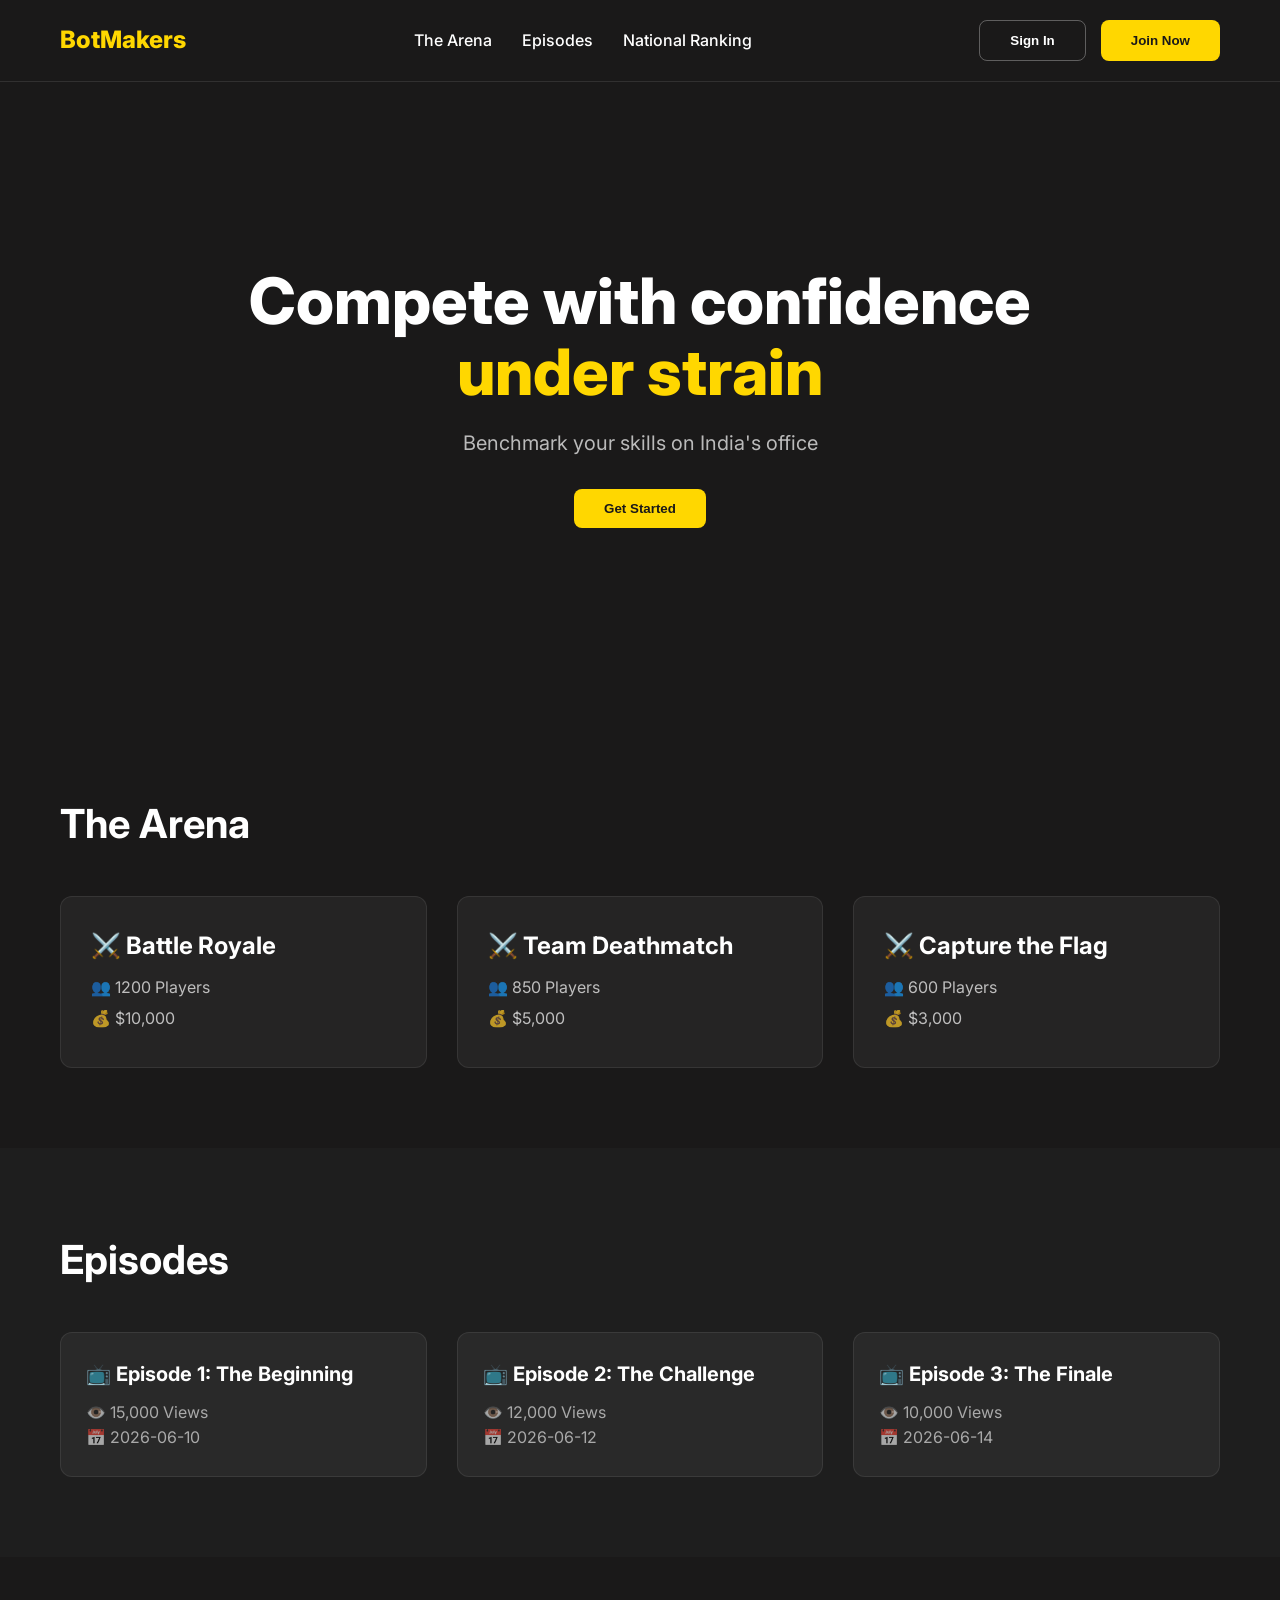
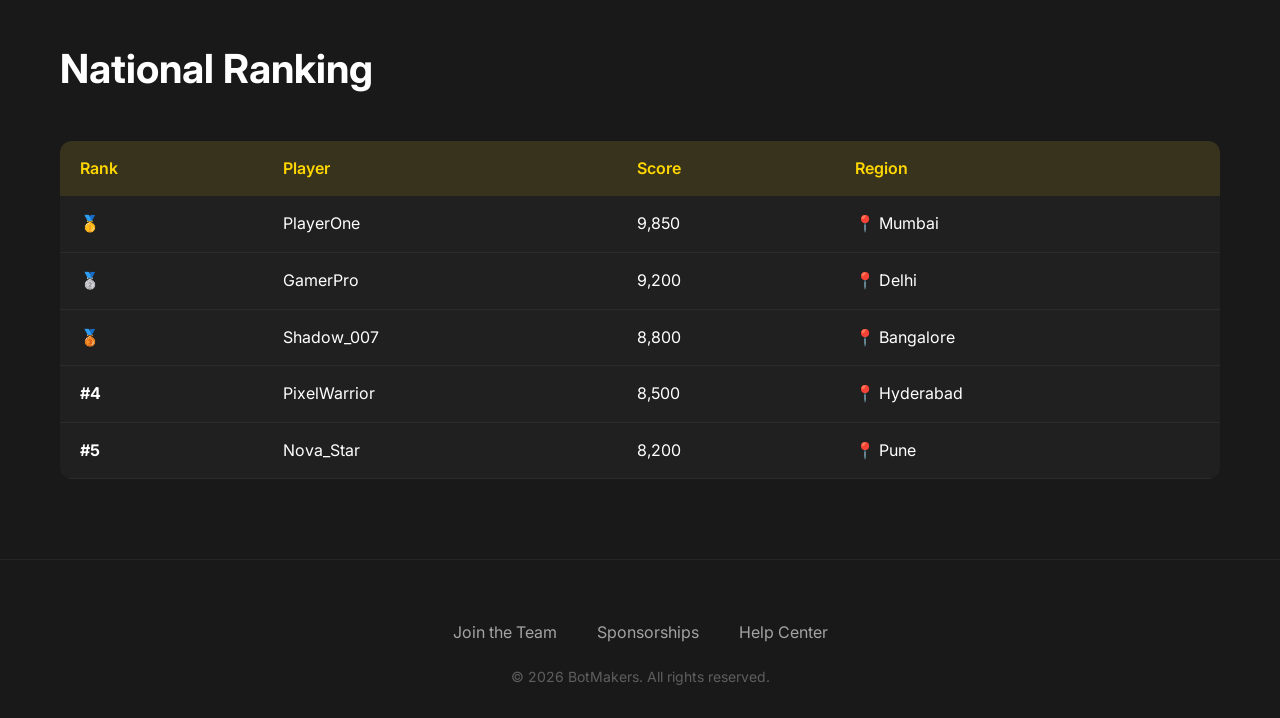
<file: index.html>
<!DOCTYPE html>
<html lang="en">
<head>
    <meta charset="UTF-8" />
    <meta name="viewport" content="width=device-width, initial-scale=1.0" />
    <title>BotMakers - The Arena</title>
    <link rel="stylesheet" href="style.css" />
    <link href="https://fonts.googleapis.com/css2?family=Inter:wght@300;400;600;700;800&display=swap" rel="stylesheet" />
</head>
<body>

    <!-- ========== HEADER / NAVIGATION ========== -->
    <header>
        <div class="container">
            <div class="logo">
                <h1>BotMakers</h1>
            </div>
            <nav>
                <ul>
                    <li><a href="#arena">The Arena</a></li>
                    <li><a href="#episodes">Episodes</a></li>
                    <li><a href="#ranking">National Ranking</a></li>
                </ul>
            </nav>
            <div class="auth-buttons">
                <button class="btn-outline">Sign In</button>
                <button class="btn-primary">Join Now</button>
            </div>
        </div>
    </header>

    <!-- ========== HERO SECTION ========== -->
    <section class="hero">
        <div class="container">
            <div class="hero-content">
                <h1>Compete with confidence<br /><span>under strain</span></h1>
                <p>Benchmark your skills on India's office</p>
                <button class="btn-primary">Get Started</button>
            </div>
        </div>
    </section>

    <!-- ========== ARENA SECTION ========== -->
    <section class="arena" id="arena">
        <div class="container">
            <h2>The Arena</h2>
            <div class="arena-cards">
                <!-- Cards will be inserted here by JavaScript -->
            </div>
        </div>
    </section>

    <!-- ========== EPISODES SECTION ========== -->
    <section class="episodes" id="episodes">
        <div class="container">
            <h2>Episodes</h2>
            <div class="episode-grid">
                <!-- Episodes will be inserted here by JavaScript -->
            </div>
        </div>
    </section>

    <!-- ========== RANKING SECTION ========== -->
    <section class="ranking" id="ranking">
        <div class="container">
            <h2>National Ranking</h2>
            <div class="ranking-table">
                <!-- Ranking table will be inserted here by JavaScript -->
            </div>
        </div>
    </section>

    <!-- ========== FOOTER ========== -->
    <footer>
        <div class="container">
            <div class="footer-links">
                <a href="#">Join the Team</a>
                <a href="#">Sponsorships</a>
                <a href="#">Help Center</a>
            </div>
            <p>&copy; 2026 BotMakers. All rights reserved.</p>
        </div>
    </footer>

    <script src="script.js"></script>
</body>
</html>
</file>
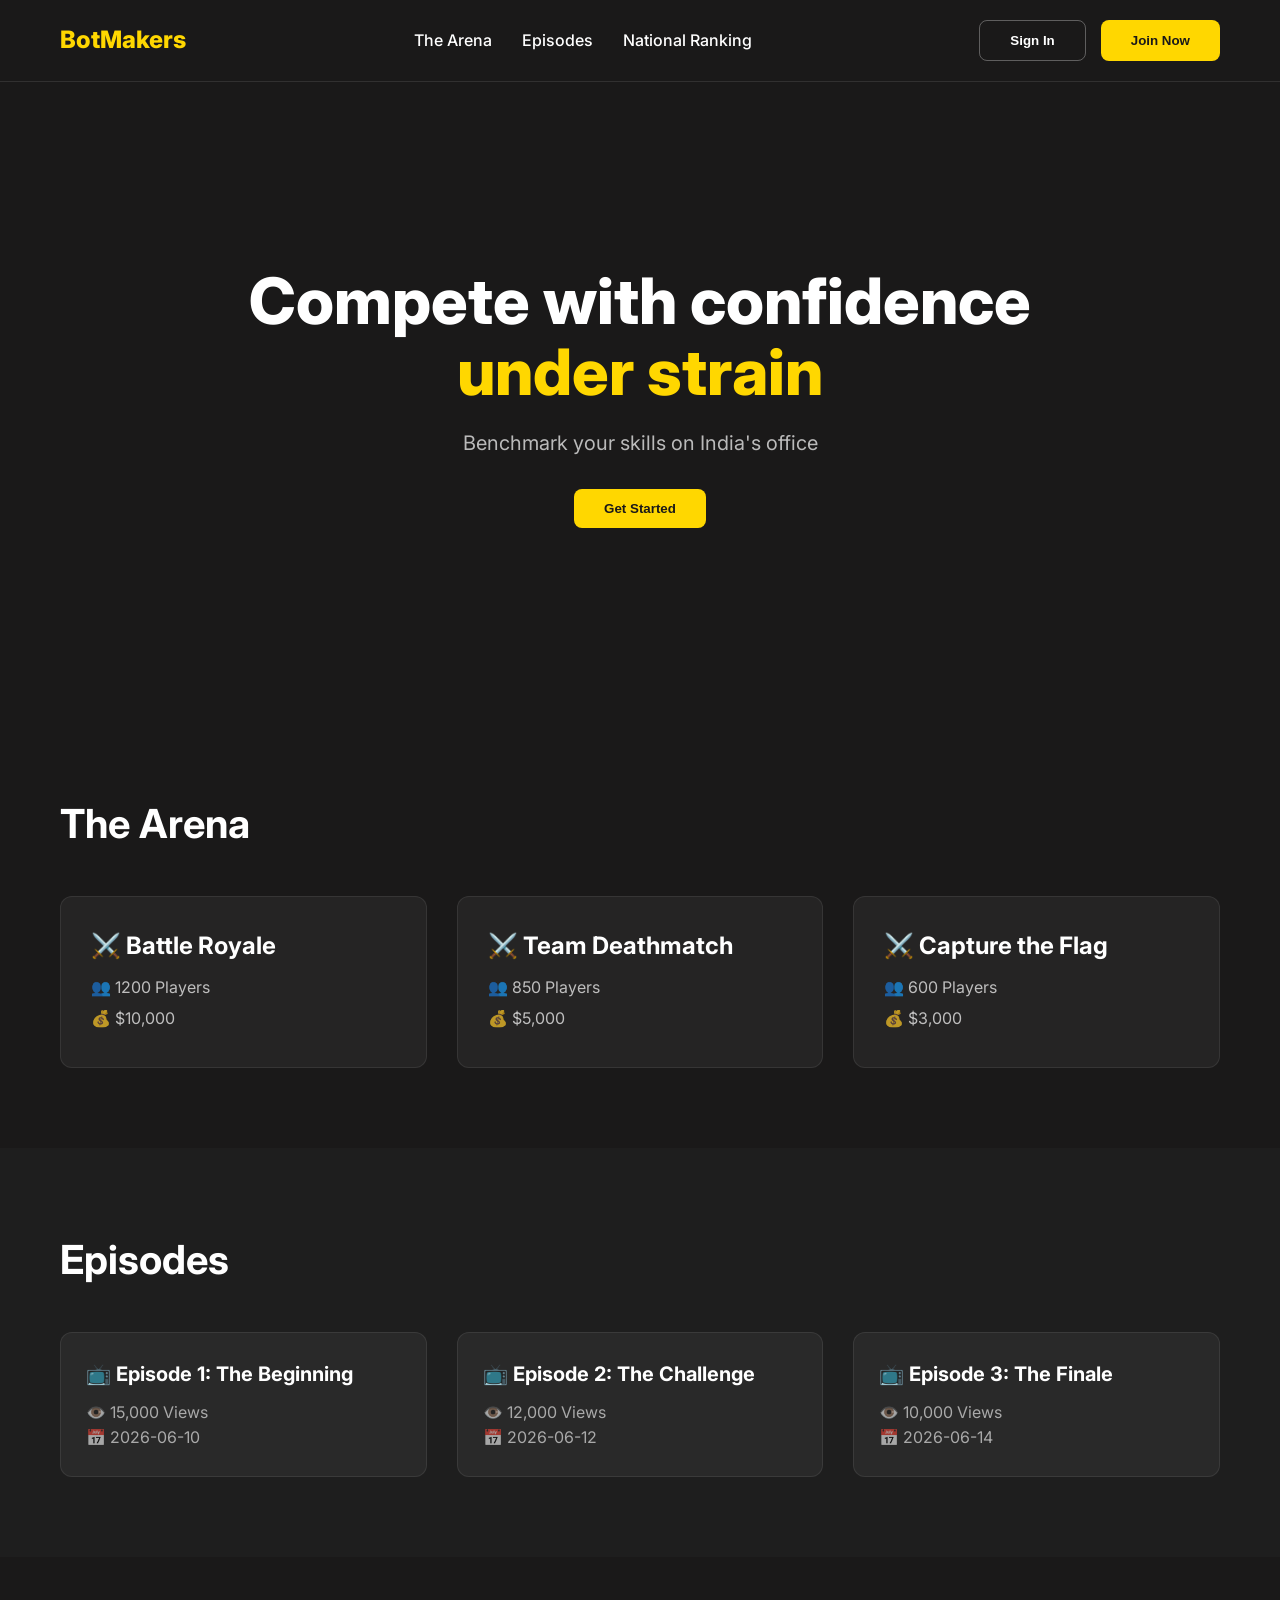
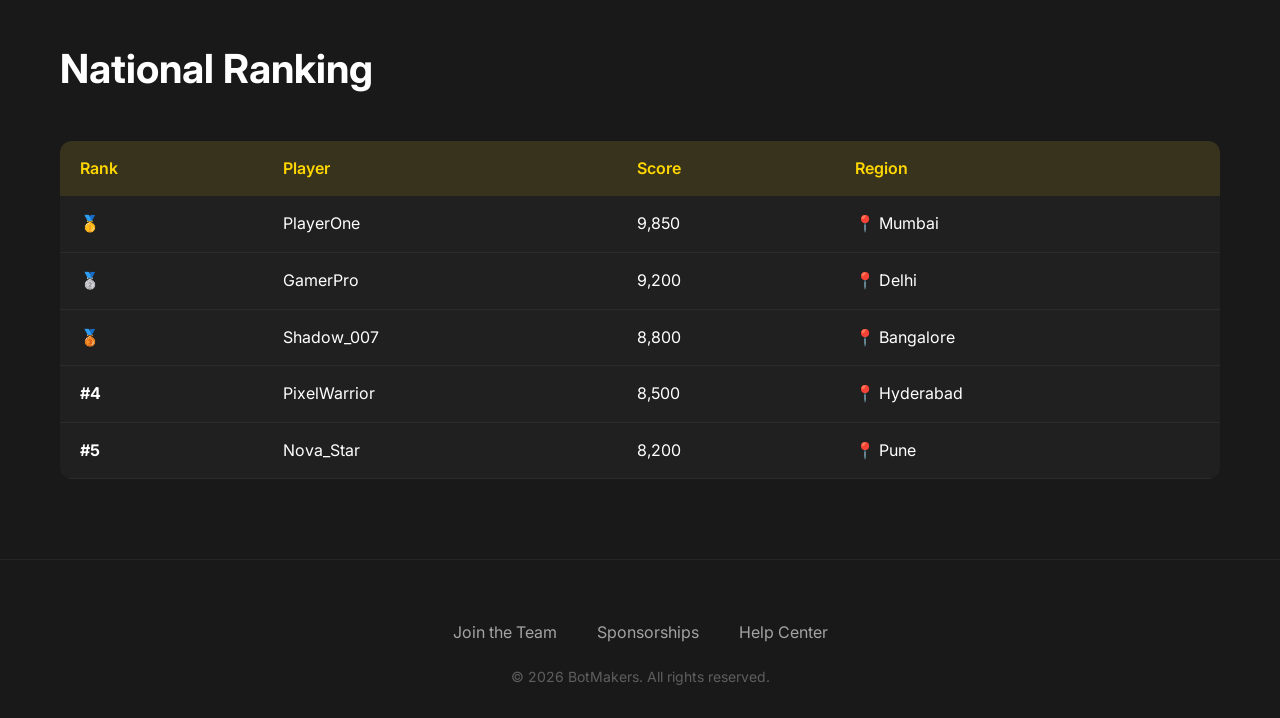
<file: frontend/index.html>
<!DOCTYPE html>
<html lang="en">
<head>
    <meta charset="UTF-8" />
    <meta name="viewport" content="width=device-width, initial-scale=1.0" />
    <title>BotMakers - The Arena Dashboard</title>
    <link rel="stylesheet" href="/style.css" />
    <link href="https://fonts.googleapis.com/css2?family=Inter:wght@300;400;600;700;800&display=swap" rel="stylesheet" />
</head>
<body>

    <!-- ========== HEADER / NAVIGATION ========== -->
    <header>
        <div class="container">
            <div class="logo">
                <h1>BotMakers</h1>
            </div>
            <nav>
                <ul>
                    <li><a href="#arena">The Arena</a></li>
                    <li><a href="#episodes">Episodes</a></li>
                    <li><a href="#ranking">National Ranking</a></li>
                </ul>
            </nav>
            <div class="auth-buttons">
                <button class="btn-outline">Sign In</button>
                <button class="btn-primary">Join Now</button>
            </div>
        </div>
    </header>

    <!-- ========== HERO SECTION ========== -->
    <section class="hero">
        <div class="container">
            <div class="hero-content">
                <h1>Compete with confidence<br /><span>under strain</span></h1>
                <p>Benchmark your skills on India's office</p>
                <button class="btn-primary">Get Started</button>
            </div>
        </div>
    </section>

    <!-- ========== ARENA SECTION ========== -->
    <section class="arena" id="arena">
        <div class="container">
            <h2>The Arena</h2>
            <div class="arena-cards">
                <!-- Cards will be inserted here by JavaScript -->
            </div>
        </div>
    </section>

    <!-- ========== EPISODES SECTION ========== -->
    <section class="episodes" id="episodes">
        <div class="container">
            <h2>Episodes</h2>
            <div class="episode-grid">
                <!-- Episodes will be inserted here by JavaScript -->
            </div>
        </div>
    </section>

    <!-- ========== RANKING SECTION ========== -->
    <section class="ranking" id="ranking">
        <div class="container">
            <h2>National Ranking</h2>
            <div class="ranking-table">
                <!-- Ranking table will be inserted here by JavaScript -->
            </div>
        </div>
    </section>

    <!-- ========== FOOTER ========== -->
    <footer>
        <div class="container">
            <div class="footer-links">
                <a href="#">Join the Team</a>
                <a href="#">Sponsorships</a>
                <a href="#">Help Center</a>
            </div>
            <p>&copy; 2026 BotMakers. All rights reserved.</p>
        </div>
    </footer>

    <script src="/script.js"></script>
</body>
</html>
</file>
<file: style.css>
/* ========== RESET & BASE ========== */
* {
    margin: 0;
    padding: 0;
    box-sizing: border-box;
}

body {
    font-family: 'Inter', sans-serif;
    background: #1A1919;
    color: #FFFFFF;
    line-height: 1.6;
}

.container {
    max-width: 1200px;
    margin: 0 auto;
    padding: 0 20px;
}

/* ========== HEADER ========== */
header {
    padding: 20px 0;
    border-bottom: 1px solid rgba(255, 255, 255, 0.1);
    position: sticky;
    top: 0;
    background: #1A1919;
    z-index: 100;
}

header .container {
    display: flex;
    justify-content: space-between;
    align-items: center;
}

.logo h1 {
    font-size: 24px;
    font-weight: 800;
    color: #FFD700;
}

nav ul {
    display: flex;
    list-style: none;
    gap: 30px;
}

nav ul li a {
    color: #FFFFFF;
    text-decoration: none;
    font-weight: 500;
    transition: color 0.3s;
}

nav ul li a:hover {
    color: #FFD700;
}

.auth-buttons {
    display: flex;
    gap: 15px;
}

/* ========== BUTTONS ========== */
.btn-primary {
    background: #FFD700;
    color: #1A1919;
    border: none;
    padding: 12px 30px;
    border-radius: 8px;
    font-weight: 600;
    cursor: pointer;
    transition: transform 0.3s, box-shadow 0.3s;
}

.btn-primary:hover {
    transform: translateY(-2px);
    box-shadow: 0 8px 25px rgba(255, 215, 0, 0.3);
}

.btn-outline {
    background: transparent;
    color: #FFFFFF;
    border: 1px solid rgba(255, 255, 255, 0.3);
    padding: 12px 30px;
    border-radius: 8px;
    font-weight: 600;
    cursor: pointer;
    transition: border-color 0.3s;
}

.btn-outline:hover {
    border-color: #FFD700;
}

/* ========== HERO SECTION ========== */
.hero {
    padding: 80px 0;
    min-height: 70vh;
    display: flex;
    align-items: center;
    text-align: center;
}

.hero-content h1 {
    font-size: 64px;
    font-weight: 800;
    line-height: 1.1;
}

.hero-content h1 span {
    color: #FFD700;
}

.hero-content p {
    font-size: 20px;
    color: rgba(255, 255, 255, 0.7);
    margin: 20px 0 30px;
}

/* ========== ARENA SECTION ========== */
.arena {
    padding: 80px 0;
}

.arena h2 {
    font-size: 40px;
    font-weight: 700;
    margin-bottom: 40px;
}

.arena-cards {
    display: grid;
    grid-template-columns: repeat(3, 1fr);
    gap: 30px;
}

.arena-card {
    background: rgba(255, 255, 255, 0.05);
    padding: 30px;
    border-radius: 12px;
    border: 1px solid rgba(255, 255, 255, 0.08);
    transition: transform 0.3s, border-color 0.3s;
}

.arena-card:hover {
    transform: translateY(-8px);
    border-color: #FFD700;
}

.arena-card h3 {
    font-size: 24px;
    margin-bottom: 10px;
}

.arena-card p {
    color: rgba(255, 255, 255, 0.7);
    margin: 5px 0;
}

/* ========== EPISODES SECTION ========== */
.episodes {
    padding: 80px 0;
    background: rgba(255, 255, 255, 0.02);
}

.episodes h2 {
    font-size: 40px;
    font-weight: 700;
    margin-bottom: 40px;
}

.episode-grid {
    display: grid;
    grid-template-columns: repeat(3, 1fr);
    gap: 30px;
}

.episode-card {
    background: rgba(255, 255, 255, 0.05);
    padding: 25px;
    border-radius: 12px;
    border: 1px solid rgba(255, 255, 255, 0.08);
    transition: transform 0.3s;
}

.episode-card:hover {
    transform: translateY(-5px);
}

.episode-card h3 {
    font-size: 20px;
    margin-bottom: 10px;
}

.episode-card p {
    color: rgba(255, 255, 255, 0.6);
}

/* ========== RANKING SECTION ========== */
.ranking {
    padding: 80px 0;
}

.ranking h2 {
    font-size: 40px;
    font-weight: 700;
    margin-bottom: 40px;
}

.ranking-table table {
    width: 100%;
    border-collapse: collapse;
    background: rgba(255, 255, 255, 0.03);
    border-radius: 12px;
    overflow: hidden;
}

.ranking-table th {
    background: rgba(255, 215, 0, 0.1);
    padding: 15px 20px;
    text-align: left;
    font-weight: 600;
    color: #FFD700;
}

.ranking-table td {
    padding: 15px 20px;
    border-bottom: 1px solid rgba(255, 255, 255, 0.05);
}

.ranking-table tr:hover td {
    background: rgba(255, 215, 0, 0.05);
}

/* ========== FOOTER ========== */
footer {
    padding: 60px 0 30px;
    border-top: 1px solid rgba(255, 255, 255, 0.05);
    text-align: center;
}

footer .footer-links {
    display: flex;
    justify-content: center;
    gap: 40px;
    margin-bottom: 20px;
}

footer .footer-links a {
    color: rgba(255, 255, 255, 0.6);
    text-decoration: none;
    transition: color 0.3s;
}

footer .footer-links a:hover {
    color: #FFFFFF;
}

footer p {
    color: rgba(255, 255, 255, 0.3);
    font-size: 14px;
}

/* ========== RESPONSIVE ========== */
@media (max-width: 768px) {
    header .container {
        flex-direction: column;
        gap: 15px;
    }

    nav ul {
        gap: 15px;
        flex-wrap: wrap;
        justify-content: center;
    }

    .auth-buttons {
        flex-wrap: wrap;
        justify-content: center;
    }

    .hero-content h1 {
        font-size: 36px;
    }

    .arena-cards,
    .episode-grid {
        grid-template-columns: 1fr;
    }

    footer .footer-links {
        flex-direction: column;
        gap: 10px;
    }
}
</file>
